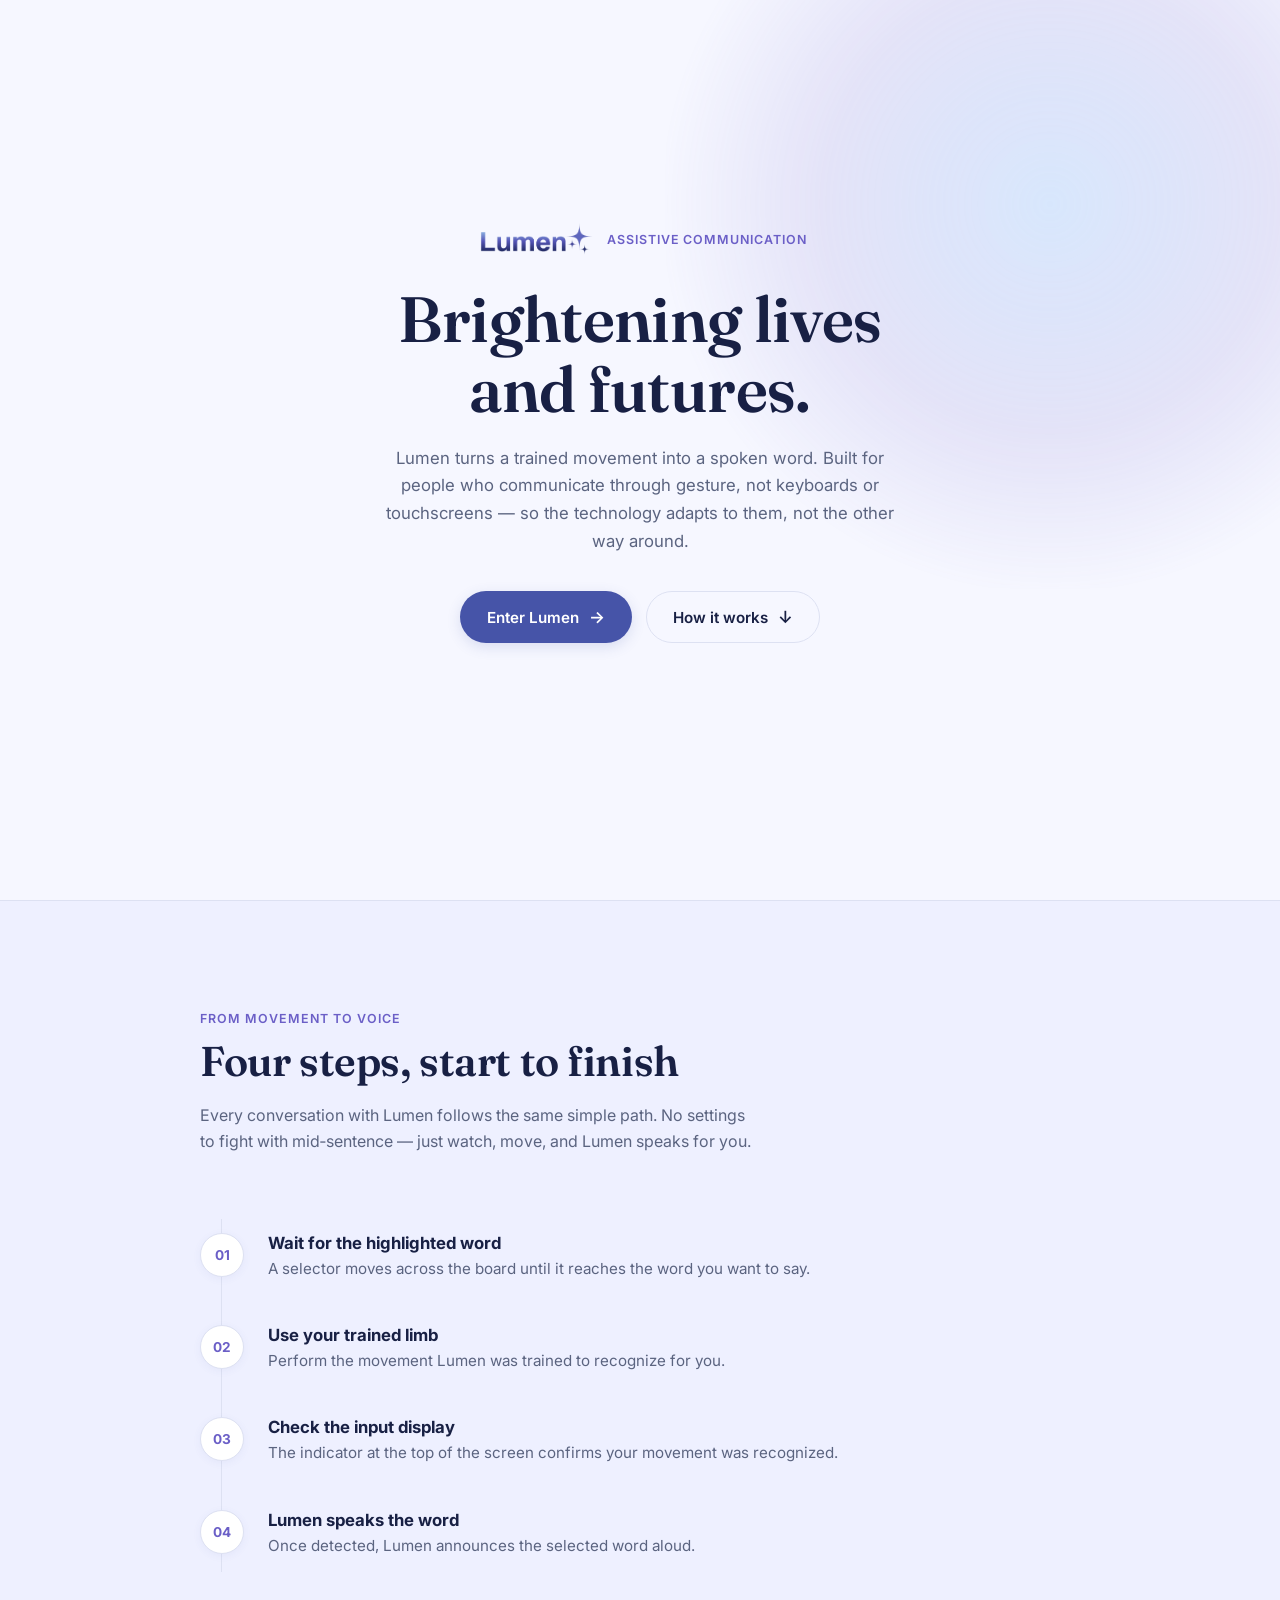
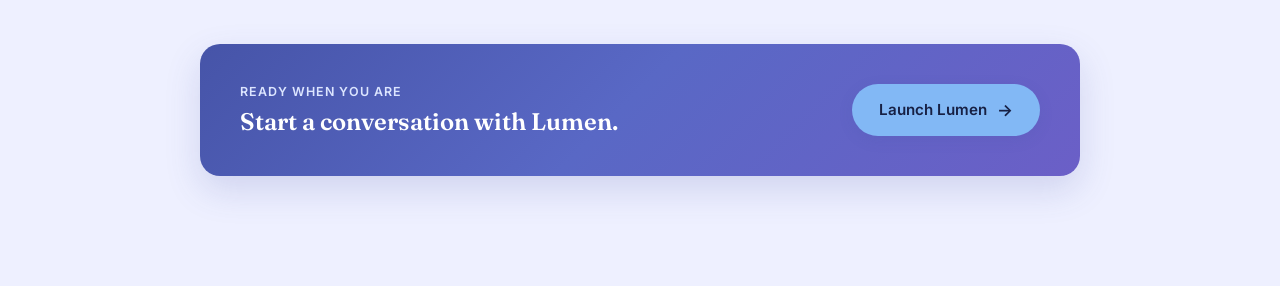
<file: index.html>
<!DOCTYPE html>
<html lang="en">

<head>
    <meta charset="UTF-8">
    <meta name="viewport" content="width=device-width, initial-scale=1.0">

    <title>Lumen — Brightening Lives and Futures</title>
    <link rel="icon" type="image/png" href="IMAGES/Lumenfavicon.png">

    <link rel="preconnect" href="https://fonts.googleapis.com">
    <link rel="stylesheet" href="landing_style.css">
</head>

<body>

    <!-- =====================================================
         HERO               
    ===================================================== -->

    <main class="landing">

        <div class="hero-glow" aria-hidden="true"></div>
       <div class="hero-stars" aria-hidden="true">
    
</div>

        <div class="hero-content">

            <div class="hero-mark">
                <img
                    src="IMAGES/Lumenlogo.png"
                    alt="Lumen"
                    class="lumen-logo"
                >
                <p class="eyebrow">Assistive communication</p>
            </div>

            <h1 class="tagline">Brightening lives<br>and futures.</h1>

            <p class="hero-text">
                Lumen turns a trained movement into a spoken word.
                Built for people who communicate through gesture,
                not keyboards or touchscreens — so the technology
                adapts to them, not the other way around.
            </p>

            <div class="cta-row">

                <a href="lumen.html" class="btn btn-primary">
                    <span>Enter Lumen</span>
                    <span class="arrow">→</span>
                </a>

                <button
                    class="btn btn-ghost"
                    onclick="scrollToHowToUse()"
                >
                    <span>How it works</span>
                    <span class="button-arrow">↓</span>
                </button>

            </div>


            <div class="pill-row">

            

            </div>

        </div>

    </main>



    <!-- =====================================================
         HOW TO USE LUMEN
    ===================================================== -->

    <section
        class="how-section"
        id="functionality"
    >

        <div class="how-inner">

            <div class="how-intro">

                <p class="eyebrow">From movement to voice</p>

                <h2>Four steps, start to finish</h2>

                <p class="section-description">
                    Every conversation with Lumen follows the same
                    simple path. No settings to fight with mid‑sentence —
                    just watch, move, and Lumen speaks for you.
                </p>

            </div>


            <!-- =================================================
                 STEP-BY-STEP GUIDE
            ================================================== -->

            <ol class="lumen-steps">


                <li class="lumen-step">
                    <span class="step-index">01</span>
                    <div class="step-body">
                        <h3>Wait for the highlighted word</h3>
                        <p>A selector moves across the board until it reaches the word you want to say.</p>
                    </div>
                </li>

                <li class="lumen-step">
                    <span class="step-index">02</span>
                    <div class="step-body">
                        <h3>Use your trained limb</h3>
                        <p>Perform the movement Lumen was trained to recognize for you.</p>
                    </div>
                </li>

                <li class="lumen-step">
                    <span class="step-index">03</span>
                    <div class="step-body">
                        <h3>Check the input display</h3>
                        <p>The indicator at the top of the screen confirms your movement was recognized.</p>
                    </div>
                </li>

                <li class="lumen-step">
                    <span class="step-index">04</span>
                    <div class="step-body">
                        <h3>Lumen speaks the word</h3>
                        <p>Once detected, Lumen announces the selected word aloud.</p>
                    </div>
                </li>

            </ol>


            <!-- FINAL CALL TO ACTION -->

            <div class="final-cta">

                <div>
                    <p class="final-cta-eyebrow">Ready when you are</p>
                    <p class="final-cta-heading">Start a conversation with Lumen.</p>
                </div>

                <a href="lumen.html" class="btn btn-primary btn-on-dark">
                    <span>Launch Lumen</span>
                    <span class="arrow">→</span>
                </a>

            </div>

        </div>

    </section>



    <!-- =====================================================
         JAVASCRIPT
    ===================================================== -->

    <script>

        function scrollToHowToUse() {

            var section = document.getElementById('functionality');

            if (!section) return;

            var target =
                section.getBoundingClientRect().top +
                window.pageYOffset;

            window.scrollTo({
                top: target,
                behavior: 'smooth'
            });

        }

    </script>

</body>

</html>
</file>
<file: landing_style.css>
@import url('https://fonts.googleapis.com/css2?family=Fraunces:opsz,wght@9..144,400;9..144,500;9..144,600;9..144,700&family=Inter:wght@400;500;600;700&display=swap');

/* =====================================================
   TOKENS
===================================================== */

:root {
    /* Core palette */
    --bg: #F6F7FF;
    --surface: #FFFFFF;
    --surface-tint: #EEF0FF;

    /* Text */
    --ink: #182044;
    --ink-soft: #5B6480;
    --ink-faint: #8A91AA;

    /* Borders */
    --line: #DDE1F2;

    /* Lumen blue → violet */
    --accent: #82B8F5;
    --accent-deep: #6679D8;
    --accent-dark: #4654A8;
    --accent-purple: #6B5FC7;
    --accent-soft: rgba(102, 121, 216, 0.12);

    /* Supporting shades */
    --blue-soft: #E3E9FF;
    --blue-pale: #F3F5FF;

    /* Typography */
    --font-display: "Fraunces", Georgia, sans-serif;
    --font-body: "Inter", "Segoe UI", Arial, sans-serif;
}


/* =====================================================
   RESET
===================================================== */

* {
    box-sizing: border-box;
    margin: 0;
    padding: 0;
}

html {
    scroll-behavior: smooth;
}

body {
    min-height: 100vh;

    font-family: var(--font-body);
    background: var(--bg);
    color: var(--ink);

    overflow-x: hidden;
    -webkit-font-smoothing: antialiased;
}

@media (prefers-reduced-motion: reduce) {
    html {
        scroll-behavior: auto;
    }
}


/* =====================================================
   HERO
===================================================== */

.landing {
    position: relative;

    min-height: 100vh;
    min-height: 100svh;

    display: flex;
    align-items: center;
    justify-content: center;

    background: var(--bg);

    overflow: hidden;
}


/* Soft blue-violet Lumen glow */

.hero-glow {
    position: absolute;

    top: -20%;
    right: -12%;

    width: 60vw;
    height: 60vw;

    max-width: 780px;
    max-height: 780px;

    background:
        radial-gradient(
            circle,
            rgba(130, 184, 245, 0.26) 0%,
            rgba(107, 95, 199, 0.13) 42%,
            rgba(107, 95, 199, 0) 72%
        );

    filter: blur(2px);

    pointer-events: none;
}
/* =====================================================
   HERO STARS
===================================================== */

.hero-stars {
    position: absolute;
    inset: 0;
    z-index: 3;
}


/* Base star */

.star {
    position: absolute;
    display: block;

    object-fit: contain;

    opacity: 0.9;

    cursor: pointer;

    transition:
        transform 0.25s ease,
        opacity 0.25s ease,
        filter 0.25s ease;
}

/* =====================================================
   EXTENDED STAR FIELD
===================================================== */

.star-1 {
    top: 7%;
    left: 8%;
    width: 72px;
    height: 72px;
}

.star-2 {
    top: 12%;
    right: 9%;
    width: 92px;
    height: 92px;
}

.star-3 {
    top: 38%;
    left: 3%;
    width: 58px;
    height: 58px;
}

.star-4 {
    top: 34%;
    right: 4%;
    width: 78px;
    height: 78px;
}

.star-5 {
    bottom: 8%;
    left: 9%;
    width: 64px;
    height: 64px;
}

.star-6 {
    bottom: 12%;
    right: 10%;
    width: 86px;
    height: 86px;
}


/* Additional stars */

.star-7 {
    top: 22%;
    left: 23%;
    width: 42px;
    height: 42px;
}

.star-8 {
    top: 17%;
    right: 25%;
    width: 54px;
    height: 54px;
}

.star-9 {
    top: 65%;
    left: 17%;
    width: 48px;
    height: 48px;
}

.star-10 {
    top: 62%;
    right: 18%;
    width: 60px;
    height: 60px;
}

.star-11 {
    bottom: 25%;
    left: 30%;
    width: 38px;
    height: 38px;
}

.star-12 {
    bottom: 28%;
    right: 29%;
    width: 46px;
    height: 46px;
}


/* =====================================================
   STAR HOVER
===================================================== */

.star:hover {
    opacity: 1;

    filter:
        drop-shadow(0 0 10px rgba(130, 184, 245, 0.7))
        drop-shadow(0 0 24px rgba(107, 95, 199, 0.45));
}

.star-1:hover {
    transform: scale(1.45) rotate(-15deg);
}

.star-2:hover {
    transform: scale(1.4) rotate(15deg);
}

.star-3:hover {
    transform: scale(1.55) rotate(12deg);
}

.star-4:hover {
    transform: scale(1.4) rotate(-18deg);
}

.star-5:hover {
    transform: scale(1.5) rotate(15deg);
}

.star-6:hover {
    transform: scale(1.4) rotate(-12deg);
}

.star-7:hover {
    transform: scale(1.7) rotate(20deg);
}

.star-8:hover {
    transform: scale(1.6) rotate(-15deg);
}

.star-9:hover {
    transform: scale(1.65) rotate(15deg);
}

.star-10:hover {
    transform: scale(1.5) rotate(-20deg);
}

.star-11:hover {
    transform: scale(1.8) rotate(18deg);
}

.star-12:hover {
    transform: scale(1.65) rotate(-18deg);
}

/* =====================================================
   MOBILE
===================================================== */

@media (max-width: 700px) {

    .star-1 {
        top: 7%;
        left: 5%;

        width: 55px;
        height: 55px;
    }

    .star-2 {
        top: 13%;
        right: 4%;

        width: 48px;
        height: 48px;
    }

    .star-3 {
        top: 47%;
        left: 2%;

        width: 42px;
        height: 42px;
    }

    .star-4 {
        top: 35%;
        right: 2%;

        width: 58px;
        height: 58px;
    }

    .star-5 {
        bottom: 8%;
        left: 5%;

        width: 45px;
        height: 45px;
    }

    .star-6 {
        bottom: 12%;
        right: 5%;

        width: 52px;
        height: 52px;
    }
}
/* =====================================================
   HERO CONTENT
===================================================== */

.hero-content {
    position: relative;

    z-index: 5;

    width: min(700px, 90%);

    display: flex;
    flex-direction: column;
    align-items: center;

    text-align: center;

    animation: rise 0.6s ease both;
}


/* Logo + eyebrow */

.hero-mark {
    display: flex;
    align-items: center;
    justify-content: center;

    gap: 14px;

    margin-bottom: 28px;
.lumen-logo {
    width: 120px;
    height: auto;

    object-fit: contain;
}


}




/* Eyebrow */

.eyebrow {
    font-family: var(--font-body);

    font-size: 0.78rem;
    font-weight: 600;

    letter-spacing: 0.08em;
    text-transform: uppercase;

    color: var(--accent-purple);
}


/* Main headline */

.tagline {
    font-family: var(--font-display);

    font-size: clamp(2.4rem, 5.4vw, 4rem);
    font-weight: 600;

    font-optical-sizing: auto;

    letter-spacing: -0.01em;
    line-height: 1.08;

    color: var(--ink);
}


/* Hero description */

.hero-text {
    max-width: 520px;

    margin-top: 22px;

    font-size: 1.05rem;
    line-height: 1.65;

    color: var(--ink-soft);

    text-align: center;
}


/* =====================================================
   BUTTONS
===================================================== */

.cta-row {
    display: flex;
    flex-wrap: wrap;

    align-items: center;
    justify-content: center;

    gap: 14px;

    margin-top: 36px;
}

.btn {
    display: inline-flex;
    align-items: center;

    gap: 10px;

    padding: 15px 26px;

    border-radius: 999px;

    font-family: var(--font-body);
    font-size: 0.95rem;
    font-weight: 600;

    text-decoration: none;

    cursor: pointer;

    border: 1px solid transparent;

    transition:
        background 0.15s ease,
        color 0.15s ease,
        border-color 0.15s ease,
        transform 0.15s ease,
        box-shadow 0.15s ease;
}


/* Main CTA */

.btn-primary {
    background: var(--accent-dark);
    color: #FFFFFF;

    box-shadow:
        0 4px 14px rgba(70, 84, 168, 0.16);
}

.btn-primary:hover {
    background: var(--accent-purple);

    transform: translateY(-1px);

    box-shadow:
        0 7px 20px rgba(70, 84, 168, 0.22);
}


/* Button used over dark sections */

.btn-on-dark {
    background: var(--accent);
    color: #172044;
}

.btn-on-dark:hover {
    background: #9AC8F8;

    transform: translateY(-1px);
}


/* Secondary button */

.btn-ghost {
    background: transparent;

    color: var(--ink);

    border-color: var(--line);
}

.btn-ghost:hover {
    border-color: var(--accent-deep);

    color: var(--accent-purple);

    background: var(--accent-soft);
}


/* Button arrows */

.arrow,
.button-arrow {
    font-size: 1.05rem;

    transition:
        transform 0.15s ease;
}

.btn:hover .arrow {
    transform: translateX(3px);
}

.btn:hover .button-arrow {
    transform: translateY(2px);
}


/* =====================================================
   FEATURE PILLS
===================================================== */

.pill-row {
    display: flex;
    flex-wrap: wrap;

    gap: 10px;

    margin-top: 34px;
}

.pill {
    padding: 8px 14px;

    border-radius: 999px;

    background: rgba(255, 255, 255, 0.86);

    border: 1px solid var(--line);

    color: var(--ink-soft);

    font-size: 0.8rem;
    font-weight: 500;

    letter-spacing: 0.01em;

    box-shadow:
        0 2px 8px rgba(70, 84, 168, 0.05);
}


/* =====================================================
   HOW TO USE LUMEN
===================================================== */

.how-section {
    position: relative;

    display: flex;
    justify-content: center;

    background: var(--surface-tint);

    border-top: 1px solid var(--line);
}

.how-inner {
    width: min(880px, 90%);

    padding: 110px 0;
}

.how-intro {
    max-width: 560px;

    margin-bottom: 56px;
}

.how-intro h2 {
    font-family: var(--font-display);

    font-size: clamp(1.9rem, 3.6vw, 2.6rem);
    font-weight: 600;

    letter-spacing: -0.01em;
    line-height: 1.15;

    margin: 12px 0 16px;

    color: var(--ink);
}

.section-description {
    font-size: 1rem;

    line-height: 1.65;

    color: var(--ink-soft);
}


/* =====================================================
   STEP-BY-STEP GUIDE
===================================================== */

.lumen-steps {
    position: relative;

    list-style: none;

    display: flex;
    flex-direction: column;
}

.lumen-steps::before {
    content: "";

    position: absolute;

    top: 8px;
    bottom: 8px;
    left: 21px;

    width: 1px;

    background: var(--line);
}

.lumen-step {
    position: relative;

    display: flex;
    align-items: flex-start;

    gap: 24px;

    padding: 22px 0;
}

.step-index {
    position: relative;

    z-index: 1;

    flex: 0 0 auto;

    width: 44px;
    height: 44px;

    border-radius: 50%;

    display: flex;
    align-items: center;
    justify-content: center;

    background: var(--surface);

    border: 1px solid var(--line);

    font-family: var(--font-body);

    font-size: 0.85rem;
    font-weight: 700;

    color: var(--accent-purple);

    box-shadow:
        0 2px 8px rgba(70, 84, 168, 0.06);
}

.step-body h3 {
    font-family: var(--font-body);

    font-size: 1.05rem;
    font-weight: 700;

    color: var(--ink);

    margin-bottom: 4px;
}

.step-body p {
    font-size: 0.95rem;

    line-height: 1.6;

    color: var(--ink-soft);
}


/* =====================================================
   FINAL CTA
===================================================== */

.final-cta {
    margin-top: 64px;

    padding: 40px;

    border-radius: 20px;

    display: flex;
    align-items: center;
    justify-content: space-between;

    gap: 24px;

    flex-wrap: wrap;

    background:
        linear-gradient(
            135deg,
            #4654A8 0%,
            #5968C5 48%,
            #6B5FC7 100%
        );

    box-shadow:
        0 14px 35px rgba(70, 84, 168, 0.18);
}

.final-cta-eyebrow {
    font-size: 0.78rem;
    font-weight: 600;

    letter-spacing: 0.08em;
    text-transform: uppercase;

    color: #DCE5FF;

    margin-bottom: 8px;
}

.final-cta-heading {
    font-family: var(--font-display);

    font-size: 1.5rem;
    font-weight: 600;

    color: #FFFFFF;
}


/* =====================================================
   HERO ANIMATION
===================================================== */

@keyframes rise {
    from {
        opacity: 0;
        transform: translateY(14px);
    }

    to {
        opacity: 1;
        transform: translateY(0);
    }
}


/* =====================================================
   MOBILE
===================================================== */

@media (max-width: 700px) {

    .hero-glow {
        width: 90vw;
        height: 90vw;

        right: -30%;
    }


    /* Stars */

    .star-1 {
        top: 13%;
        left: 7%;
    }

    .star-2 {
        top: 11%;
        right: 7%;
    }

    .star-3 {
        top: 35%;
        left: 3%;
    }

    .star-4 {
        top: 34%;
        right: 3%;
    }

    .star-5 {
        bottom: 17%;
        left: 8%;
    }

    .star-6 {
        bottom: 19%;
        right: 8%;
    }


    /* Hero */

    .hero-content {
        width: min(92%, 700px);
    }

    .hero-text {
        font-size: 0.96rem;
    }


    /* How section */

    .how-inner {
        padding: 76px 0;
    }


    /* Steps */

    .lumen-step {
        gap: 16px;
    }

    .step-index {
        width: 36px;
        height: 36px;

        font-size: 0.75rem;
    }

    .lumen-steps::before {
        left: 17px;
    }


    /* Final CTA */

    .final-cta {
        padding: 28px;
    }
}
</file>
